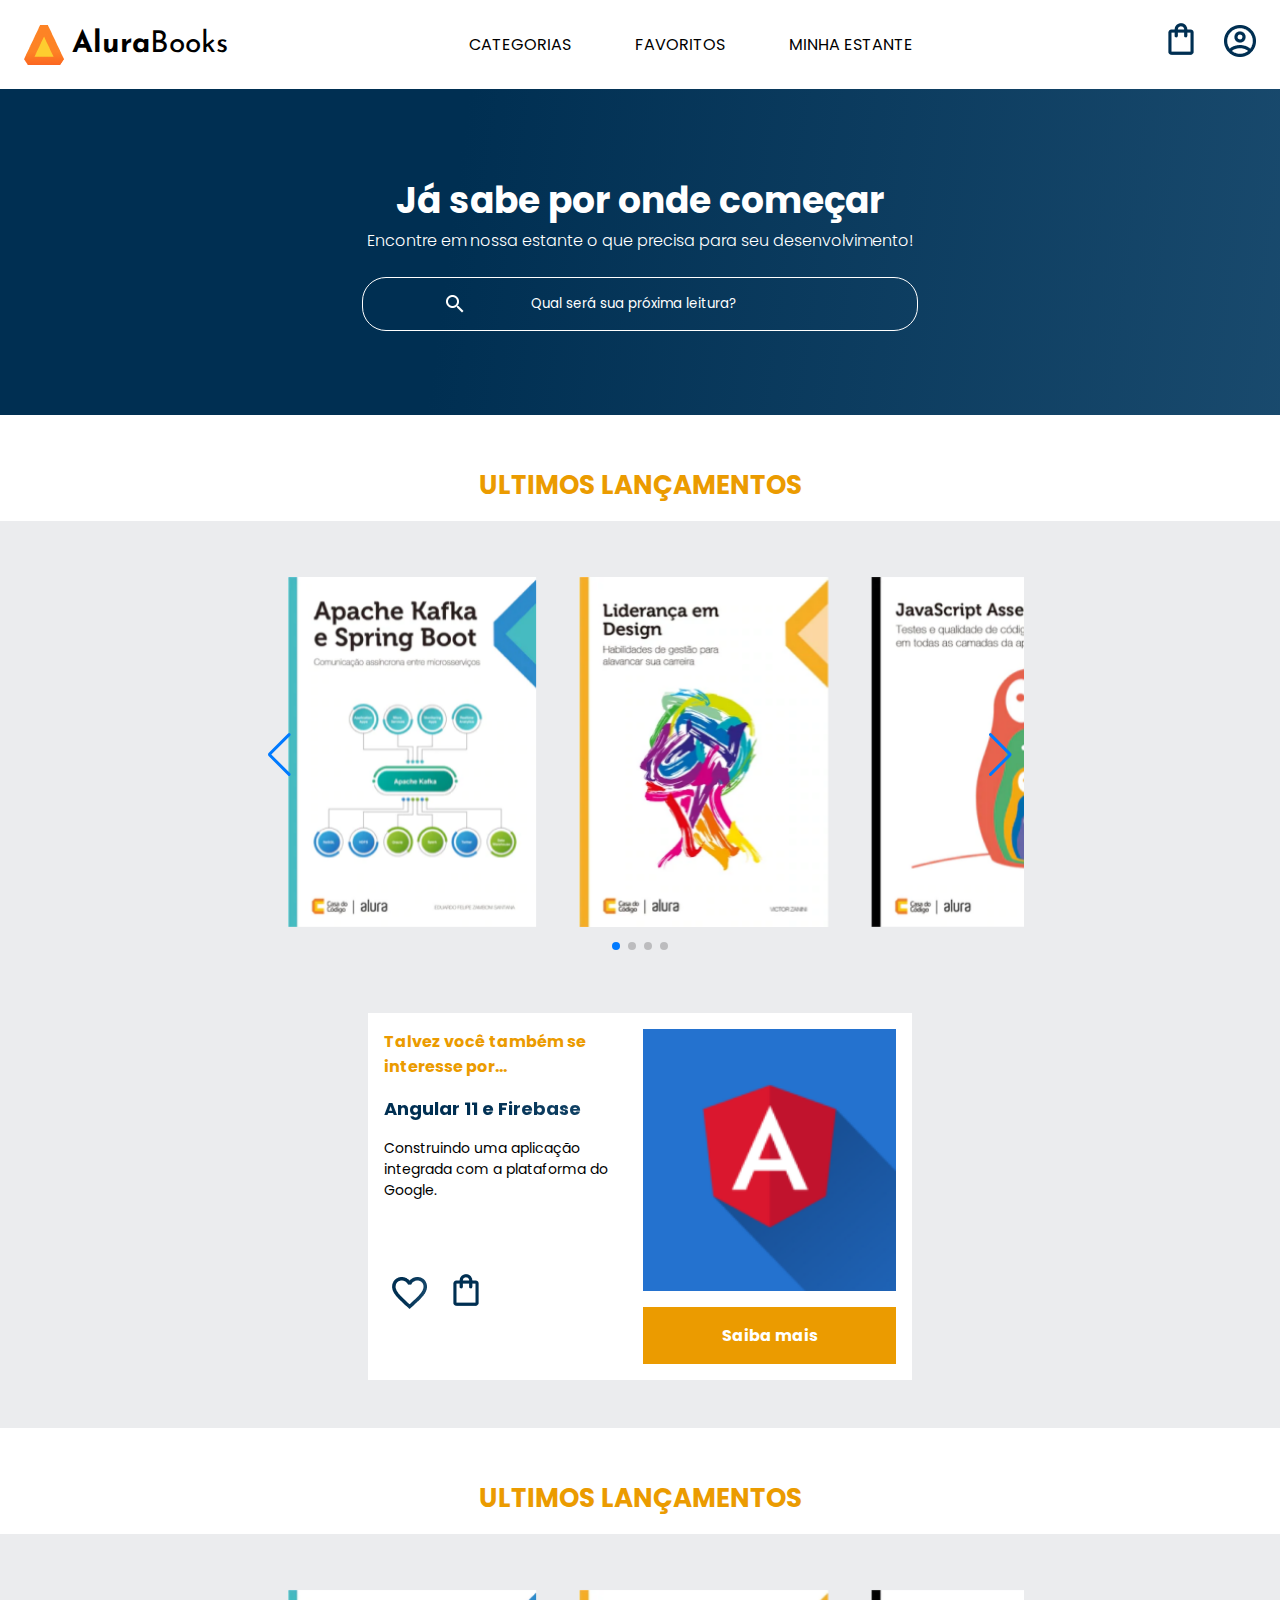
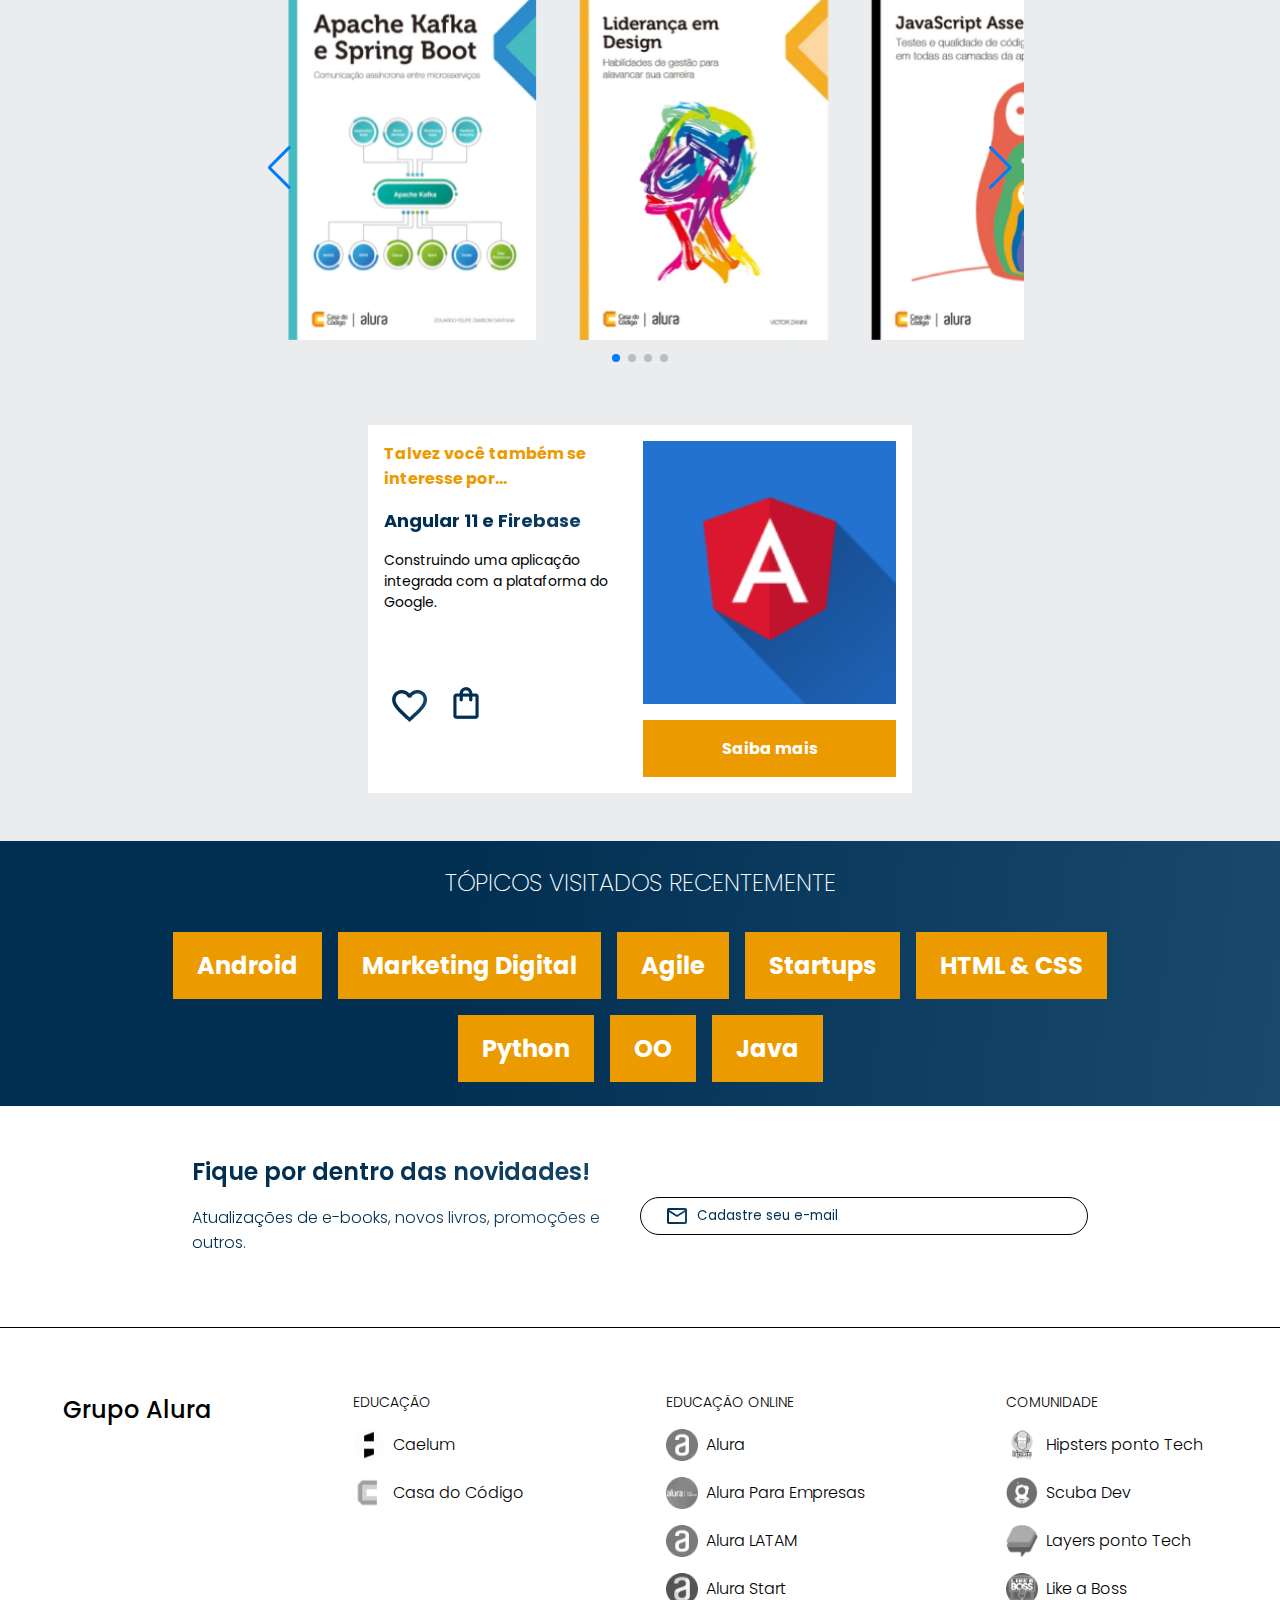
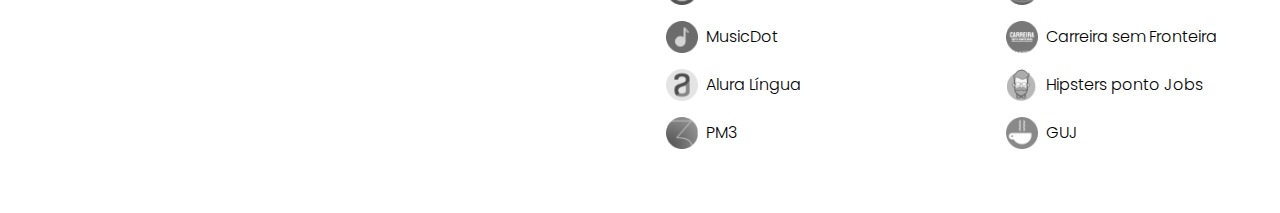
<file: index.html>
<!DOCTYPE html>
<html lang="pt-br">

<head>
    <meta charset="UTF-8">
    <meta name="viewport" content="width=device-width, initial-scale=1.0">
    <title>AluraBooks</title>
    <link rel="stylesheet" href="styles/styles.css">
    <link rel="stylesheet" href="https://cdn.jsdelivr.net/npm/swiper@11/swiper-bundle.min.css" />
</head>

<body>
    <header class="cabecalho">
        <div class="container">
            <input type="checkbox" id="menu" class="container__botao">
            <label for="menu">
                <span class="cabecalho__menu-hamburguer"></span>
            </label>
            <ul class="lista-menu">
                <li class="lista-menu__titulo">Categorias</li>
                <li class="lista-menu__item">
                    <a href="#" class="lista-menu__link">PROGRAMAÇÃO</a>
                </li>
                <li class="lista-menu__item">
                    <a href="#" class="lista-menu__link">FRONT-END</a>
                </li>
                <li class="lista-menu__item">
                    <a href="#" class="lista-menu__link">INFRAESTRUTURA</a>
                </li>
                <li class="lista-menu__item">
                    <a href="#" class="lista-menu__link">BUSINESS</a>
                </li>
                <li class="lista-menu__item">
                    <a href="#" class="lista-menu__link">DESIGN & UX</a>
                </li>
            </ul>
            <img src="assets/Logo.png" alt="Logo da Alurabooks">
            <h1 class="container__titulo"><b class="container__titulo-negrito">Alura</b>Books</h1>
        </div>

        <ul class="opcoes">
            <input type="checkbox" id="opcoes-menu" class="opcoes__botao">
            <label for="opcoes-menu">
                <li class="opcoes__item">CATEGORIAS</li>
            </label>
            <ul class="lista-menu">
                <li class="lista-menu__item">
                    <a href="#" class="lista-menu__link">PROGRAMAÇÃO</a>
                </li>
                <li class="lista-menu__item">
                    <a href="#" class="lista-menu__link">FRONT-END</a>
                </li>
                <li class="lista-menu__item">
                    <a href="#" class="lista-menu__link">INFRAESTRUTURA</a>
                </li>
                <li class="lista-menu__item">
                    <a href="#" class="lista-menu__link">BUSINESS</a>
                </li>
                <li class="lista-menu__item">
                    <a href="#" class="lista-menu__link">DESIGN & UX</a>
                </li>
            </ul>
            <li class="opcoes__item"><a href="" class="opcoes__link">FAVORITOS</a></li>
            <li class="opcoes__item"><a href="" class="opcoes__link">MINHA ESTANTE</a></li>
        </ul>

        <div class="container">
            <a class="container__favorito" href="#"><img src="assets/Favoritos.png" alt="Favoritos"></a>
            <a href="#"><img src="assets/Compras.png" alt="Compras"></a>
            <a class="cabecalho__link" href="#">Minha sacola</a>
            <a href="#"><img src="assets/Usuário.png" alt="Perfil"></a>
            <a class="cabecalho__link" href="#">Meu perfil</a>
        </div>
    </header>

    <section class="banner">
        <h2 class="banner__titulo">Já sabe por onde começar</h2>
        <p class="banner__texto">Encontre em nossa estante o que precisa para seu desenvolvimento!</p>
        <input type="search" class="banner__pesquisa" placeholder="Qual será sua próxima leitura?">
    </section>

    <section class="main">
        <section class="carrossel">
            <h2 class="carrossel__titulo">ULTIMOS LANÇAMENTOS</h2>

            <div class="swiper">
                <div class="swiper-pagination"></div>
                <div class="swiper-wrapper">
                    <div class="swiper-slide"><img src="assets/ApacheKafka.png"
                            alt="Livro sobre apache kafka e spring boot da alura books"></div>
                    <div class="swiper-slide"><img src="assets/Liderança.png"
                            alt="Livro sobre liderança em design da alura books"></div>
                    <div class="swiper-slide"><img src="assets/Javascript.png"
                            alt="Livro sobre javascript assertivo da alurabooks"></div>
                    <div class="swiper-slide"><img src="assets/Guia Front-end.png" alt="Livro Guia front end"></div>
                    <div class="swiper-slide"><img src="assets/Portugol.png" alt="Livro sobre portugol"></div>
                    <div class="swiper-slide"><img src="assets/Acessibilidade.png" alt="livro sobre acessibilidade">
                    </div>
                </div>

                <div class="swiper-button-prev"></div>
                <div class="swiper-button-next"></div>
            </div>
        </section>

        <section class="card">
            <div class="card__esquerda">
                <h3 class="card__titulo">Talvez você também se interesse por...</h3>
                <h3 class="card__subtitulo">Angular 11 e Firebase</h3>
                <p class="card__texto">Construindo uma aplicação integrada com a plataforma do Google.</p>
                <div class="card__icones">
                    <img src="assets/Favoritos.png" alt="Favoritos">
                    <img src="assets/Compras.png" alt="Compras">
                </div>
            </div>
            <div class="card__direita">
                <img class="card__imagem" src="assets/Angular.png" alt="Angular 11">
                <button class="card__botao">Saiba mais</button>
            </div>
        </section>
    </section>

    <section class="main">
        <section class="carrossel">
            <h2 class="carrossel__titulo">ULTIMOS LANÇAMENTOS</h2>

            <div class="swiper">
                <div class="swiper-pagination"></div>
                <div class="swiper-wrapper">
                    <div class="swiper-slide"><img src="assets/ApacheKafka.png"
                            alt="Livro sobre apache kafka e spring boot da alura books"></div>
                    <div class="swiper-slide"><img src="assets/Liderança.png"
                            alt="Livro sobre liderança em design da alura books"></div>
                    <div class="swiper-slide"><img src="assets/Javascript.png"
                            alt="Livro sobre javascript assertivo da alurabooks"></div>
                    <div class="swiper-slide"><img src="assets/Guia Front-end.png" alt="Livro Guia front end"></div>
                    <div class="swiper-slide"><img src="assets/Portugol.png" alt="Livro sobre portugol"></div>
                    <div class="swiper-slide"><img src="assets/Acessibilidade.png" alt="livro sobre acessibilidade">
                    </div>
                </div>

                <div class="swiper-button-prev"></div>
                <div class="swiper-button-next"></div>
            </div>
        </section>

        <section class="card">
            <div class="card__esquerda">
                <h3 class="card__titulo">Talvez você também se interesse por...</h3>
                <h3 class="card__subtitulo">Angular 11 e Firebase</h3>
                <p class="card__texto">Construindo uma aplicação integrada com a plataforma do Google.</p>
                <div class="card__icones">
                    <img src="assets/Favoritos.png" alt="Favoritos">
                    <img src="assets/Compras.png" alt="Compras">
                </div>
            </div>
            <div class="card__direita">
                <img class="card__imagem" src="assets/Angular.png" alt="Angular 11">
                <button class="card__botao">Saiba mais</button>
            </div>
        </section>
    </section>

    <section class="topicos">
        <h2 class="topicos__titulo">TÓPICOS VISITADOS RECENTEMENTE</h2>
        <section class="topicos__opcoes">
            <button class="topicos__botao">Android</button>
            <button class="topicos__botao">Marketing Digital</button>
            <button class="topicos__botao">Agile</button>
            <button class="topicos__botao">Startups</button>
            <button class="topicos__botao">HTML & CSS</button>
            <button class="topicos__botao">Python</button>
            <button class="topicos__botao">OO</button>
            <button class="topicos__botao">Java</button>
        </section>
    </section>

    <section class="cadastro">
        <div>
            <h2 class="cadastro__titulo">Fique por dentro das novidades!</h2>
            <p class="cadastro__texto">Atualizações de e-books, novos livros, promoções e outros.</p>
        </div>
        <input type="email" class="cadastro__email" placeholder="Cadastre seu e-mail">
    </section>

    <footer class="footer">
        <h2 class="footer__titulo">Grupo Alura</h2>
        <ul class="footer__lista">
            <h3 class="footer__subtitulo">EDUCAÇÃO</h3>
            <li class="footer__item">
                <img class="footer__icone" src="assets/Caelum.png" alt="Caelum">
                <a class="footer__link" href="#">Caelum</a>
            </li>
            <li class="footer__item">
                <img class="footer__icone" src="assets/CasaDoCodigo.png" alt="Casa do código">
                <a class="footer__link" href="#">Casa do Código</a>
            </li>
        </ul>
        <ul class="footer__lista">
            <h3 class="footer__subtitulo">EDUCAÇÃO ONLINE</h3>
            <li class="footer__item">
                <img class="footer__icone" src="assets/Alura.png" alt="Alura">
                <a class="footer__link" href="#">Alura</a>
            </li>
            <li class="footer__item">
                <img class="footer__icone" src="assets/AluraEmpresas.png" alt="Alura Para Empresas">
                <a class="footer__link" href="#">Alura Para Empresas</a>
            </li>
            <li class="footer__item">
                <img class="footer__icone" src="assets/AluraLATAM.png" alt="Alura LATAM">
                <a class="footer__link" href="#">Alura LATAM</a>
            </li>
            <li class="footer__item">
                <img class="footer__icone" src="assets/AluraStart.png" alt="Alura Start">
                <a class="footer__link" href="#">Alura Start</a>
            </li>
            <li class="footer__item">
                <img class="footer__icone" src="assets/MusicDot.png" alt="MusicDot">
                <a class="footer__link" href="#">MusicDot</a>
            </li>
            <li class="footer__item">
                <img class="footer__icone" src="assets/AluraLingua.png" alt="Alura Língua">
                <a class="footer__link" href="#">Alura Língua</a>
            </li>
            <li class="footer__item">
                <img class="footer__icone" src="assets/PM3.png" alt="PM3">
                <a class="footer__link" href="#">PM3</a>
            </li>
        </ul>
        <ul class="footer__lista">
            <h3 class="footer__subtitulo">COMUNIDADE</h3>
            <li class="footer__item">
                <img class="footer__icone" src="assets/HipstersTech.png" alt="Hipsters ponto Tech">
                <a class="footer__link" href="#">Hipsters ponto Tech</a>
            </li>
            <li class="footer__item">
                <img class="footer__icone" src="assets/ScubaDev.png" alt="Scuba Dev">
                <a class="footer__link" href="#">Scuba Dev</a>
            </li>
            <li class="footer__item">
                <img class="footer__icone" src="assets/LayersTech.png" alt="Layers ponto Tech">
                <a class="footer__link" href="#">Layers ponto Tech</a>
            </li>
            <li class="footer__item">
                <img class="footer__icone" src="assets/LikeABoss.png" alt="Like a Boss">
                <a class="footer__link" href="#">Like a Boss</a>
            </li>
            <li class="footer__item">
                <img class="footer__icone" src="assets/CarreiraSemFronteira.png" alt="Carreira sem Fronteira">
                <a class="footer__link" href="#">Carreira sem Fronteira</a>
            </li>
            <li class="footer__item">
                <img class="footer__icone" src="assets/HipstersJobs.png" alt="Hipsters ponto Jobs">
                <a class="footer__link" href="#">Hipsters ponto Jobs</a>
            </li>
            <li class="footer__item">
                <img class="footer__icone" src="assets/GUJ.png" alt="GUJ">
                <a class="footer__link" href="#">GUJ</a>
            </li>
        </ul>
    </footer>

    <script src="https://unpkg.com/swiper@8/swiper-bundle.min.js"></script>
    <script>
        const swiper = new Swiper('.swiper', {
            spaceBetween: 10,
            slidesPerView: 3,
            pagination: {
                el: '.swiper-pagination',
                type: 'bullets',
            },
        });
    </script>
</body>

</html>
</file>
<file: styles/styles.css>
@import url('header.css');
@import url('body.css');
@import url('banner.css');
@import url('carrossel.css');
@import url('card.css');
@import url('topicos.css');
@import url('cadastro.css');
@import url('footer.css');
@import url('https://fonts.googleapis.com/css2?family=Josefin+Sans:ital,wght@0,100..700;1,100..700&family=Poppins:ital,wght@0,100;0,200;0,300;0,400;0,500;0,600;0,700;0,800;0,900;1,100;1,200;1,300;1,400;1,500;1,600;1,700;1,800;1,900&display=swap');
@import url('https://fonts.googleapis.com/css2?family=Josefin+Sans:ital,wght@0,100..700;1,100..700&display=swap');

* {
    margin: 0;
    padding: 0;
    font-family: var(--fonte);
}

:root {
    --cor-de-fundo: #EBECEE;
    --branco: #FFFFFF;
    --azul-degrade: linear-gradient(97.54deg, #002F52 35.49%, #326589 165.37%);
    --laranja: #EB9B00;
    --preto: #000000;
    --fonte: "Poppins";
    --fonte-secundaria: "Josefin Sans";
}
</file>
